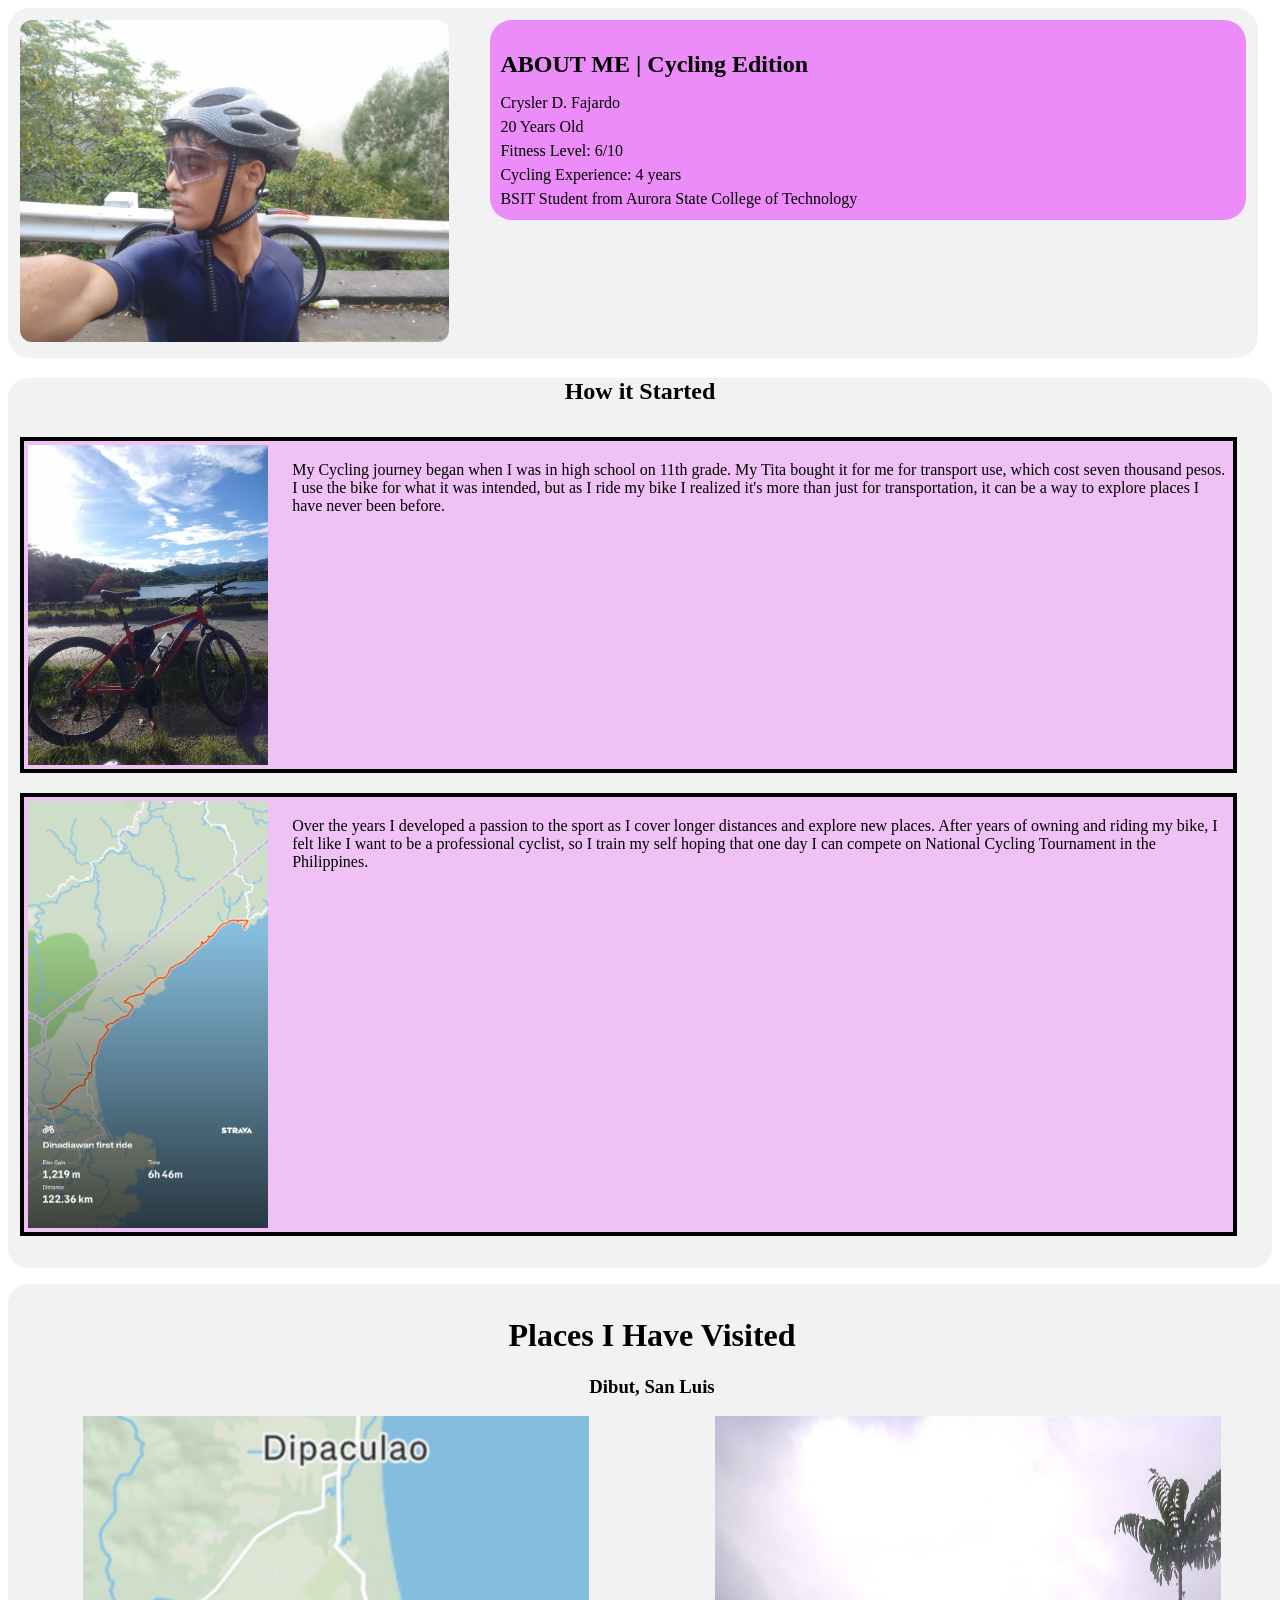
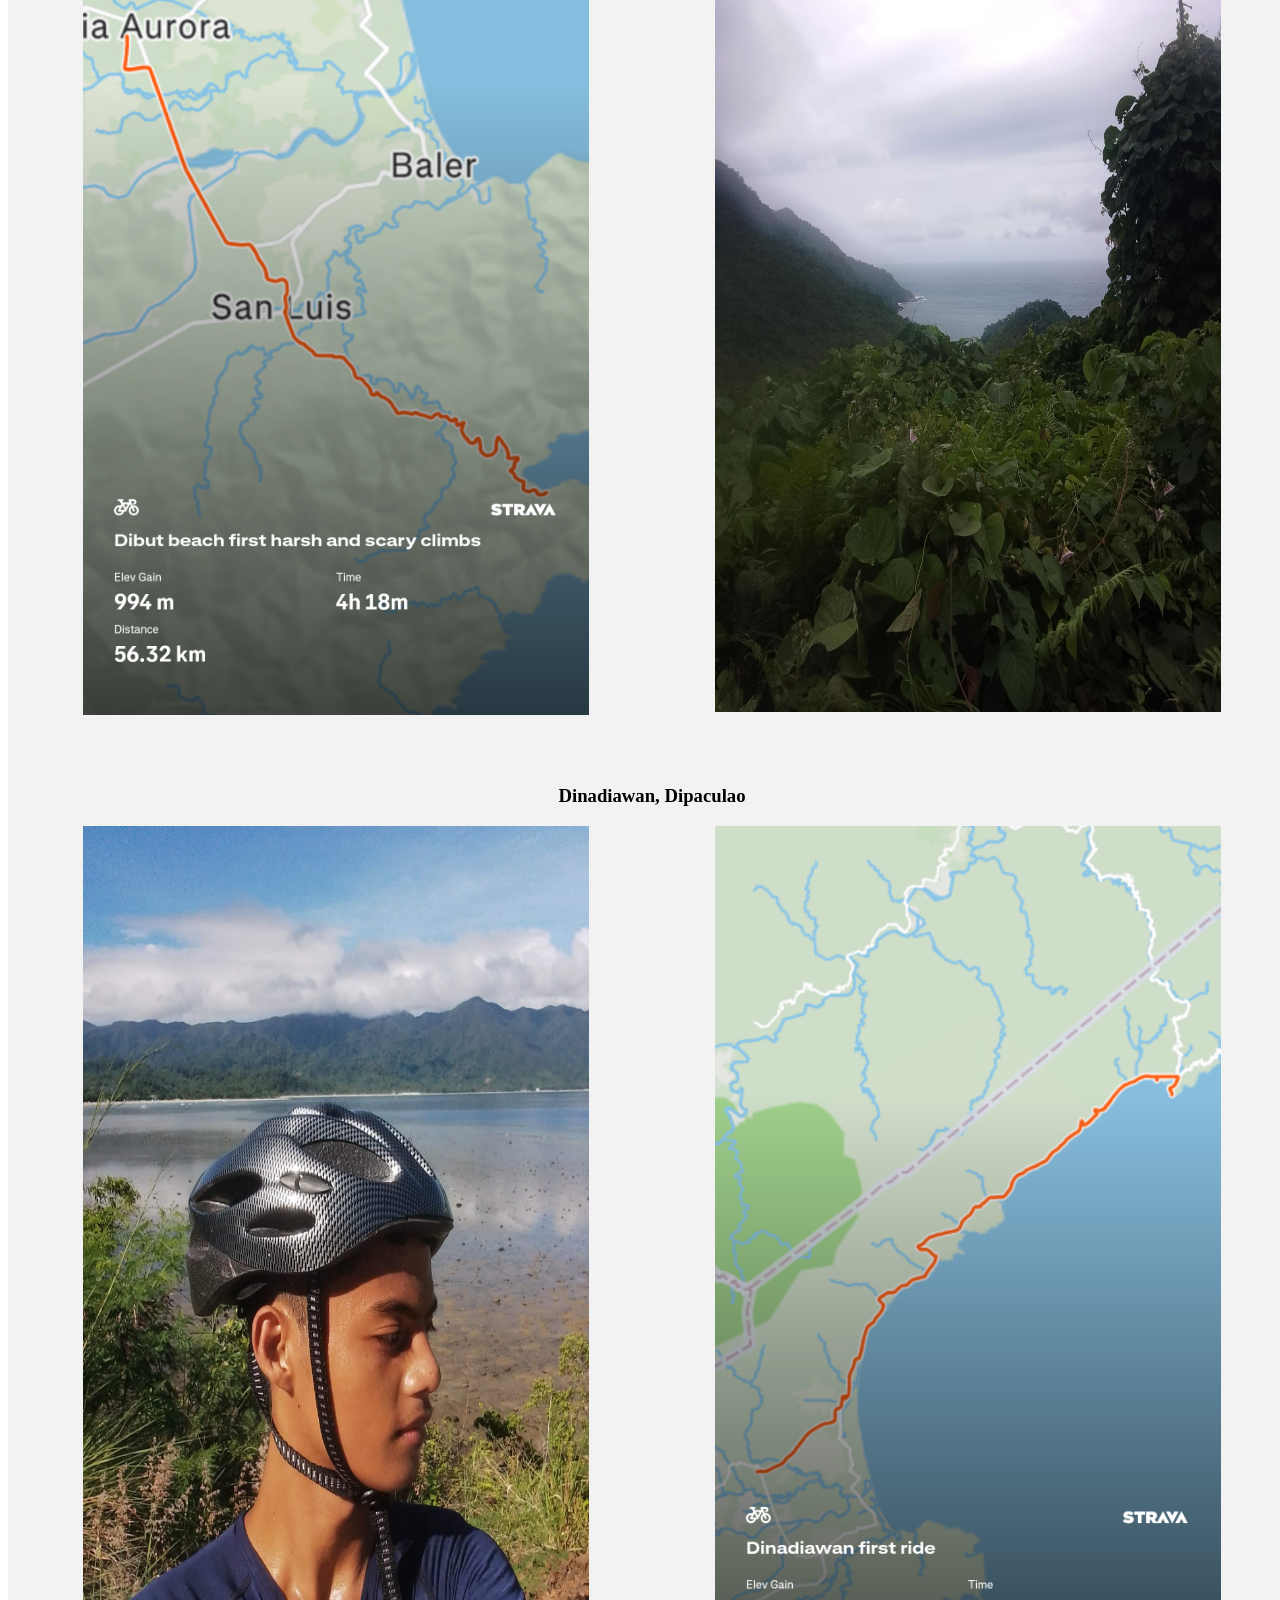
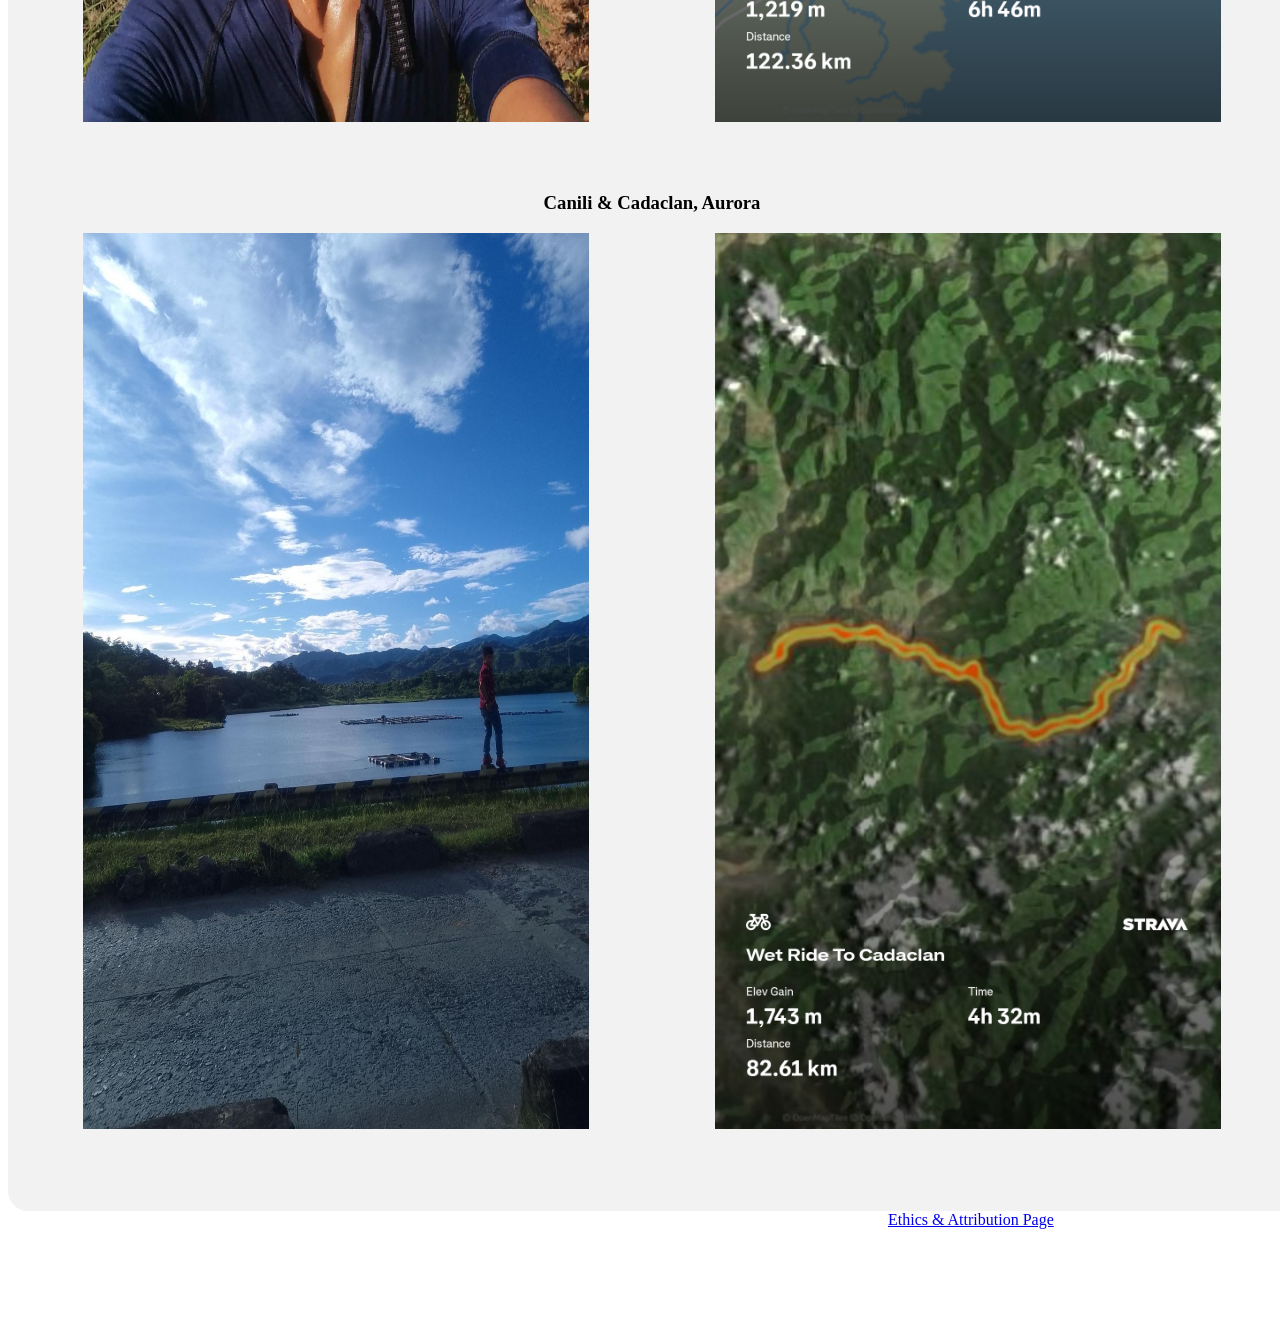
<file: index.html>
<!DOCTYPE html>
<html lang="en">
<head>
    <meta charset="UTF-8">
    <title>Page title</title>
    <link rel="stylesheet" href="Personal_Profile.css">
</head>
<body>
   
   <header class="about-sec">
       <img class="about-img" src="received_4482111708734869.jpeg" alt="Selfie">
       <div class="about-rightSection">
           <h2 id="about-heading">ABOUT ME | Cycling Edition</h2>
           <p id="about-details">Crysler D. Fajardo</p>
           <p id="about-details">20 Years Old</p>
           <p id="about-details">Fitness Level:   6/10</p>
           <p id="about-details">Cycling Experience:   4 years</p>
           <p id="about-details">BSIT Student from Aurora State College of Technology</p>
           
           
       </div>
   </header>
   
   <article>
      <h1 style="text-align: center;">How it Started</h1> 
      
<div class="article-container">
          
  <div class="row">
      <img src="bikePhoto.jpeg" alt="Photo of a red bike" class="image-box">     
      <p class="text-box">My Cycling journey began when I was in high school on 11th grade. My Tita bought it for me for transport use, which cost seven thousand pesos. I use the bike for what it was intended, but as I ride my bike I realized it's more than just for transportation, it can be a way to explore places I have never been before.</p>
       </div>
         
   <div class="row">
         <img class="image-box" src="StravaRecord.png" alt="Selfie of person wearing cycling gear">        
         <p class="text-box">Over the years I developed a passion to the sport as I cover longer distances and explore new places. After years of owning and riding my bike, I felt like I want to be a professional cyclist, so I train my self hoping that one day I can compete on National Cycling Tournament in the Philippines.</p>
         </div>
    </div>
    
   </article>
   
   <footer>
       <h1>Places I Have Visited</h1 style="margin-bottom: 16px;">
       <h3>Dibut, San Luis</h3>
       <div class="activitiesRow">
           <img src="DibutStrava.png" alt="">
           <img src="DibutPhoto.jpg" alt="" style="height: 70vw;">
       </div>
       
       <h3>Dinadiawan, Dipaculao</h3>
       <div class="activitiesRow">
           <img src="DinadiawanSelfie.jpeg" alt="" style="height: 70vw;">
           <img src="DinadiawanStrava.png" alt="" style="height: 70vw;">
       </div>
       
       <h3>Canili & Cadaclan, Aurora</h3>
       <div class="activitiesRow">
           <img src="CaniliPhoto.jpg" alt="">
           <img src="CadaclanStrava.png " alt="" style="height: 70vw;">
       </div>
   </footer>
   
   <a href="https://crysler123.github.io/Ethics-AttributePage/" class="link">Ethics & Attribution Page</a>
</body>
</html>
</file>
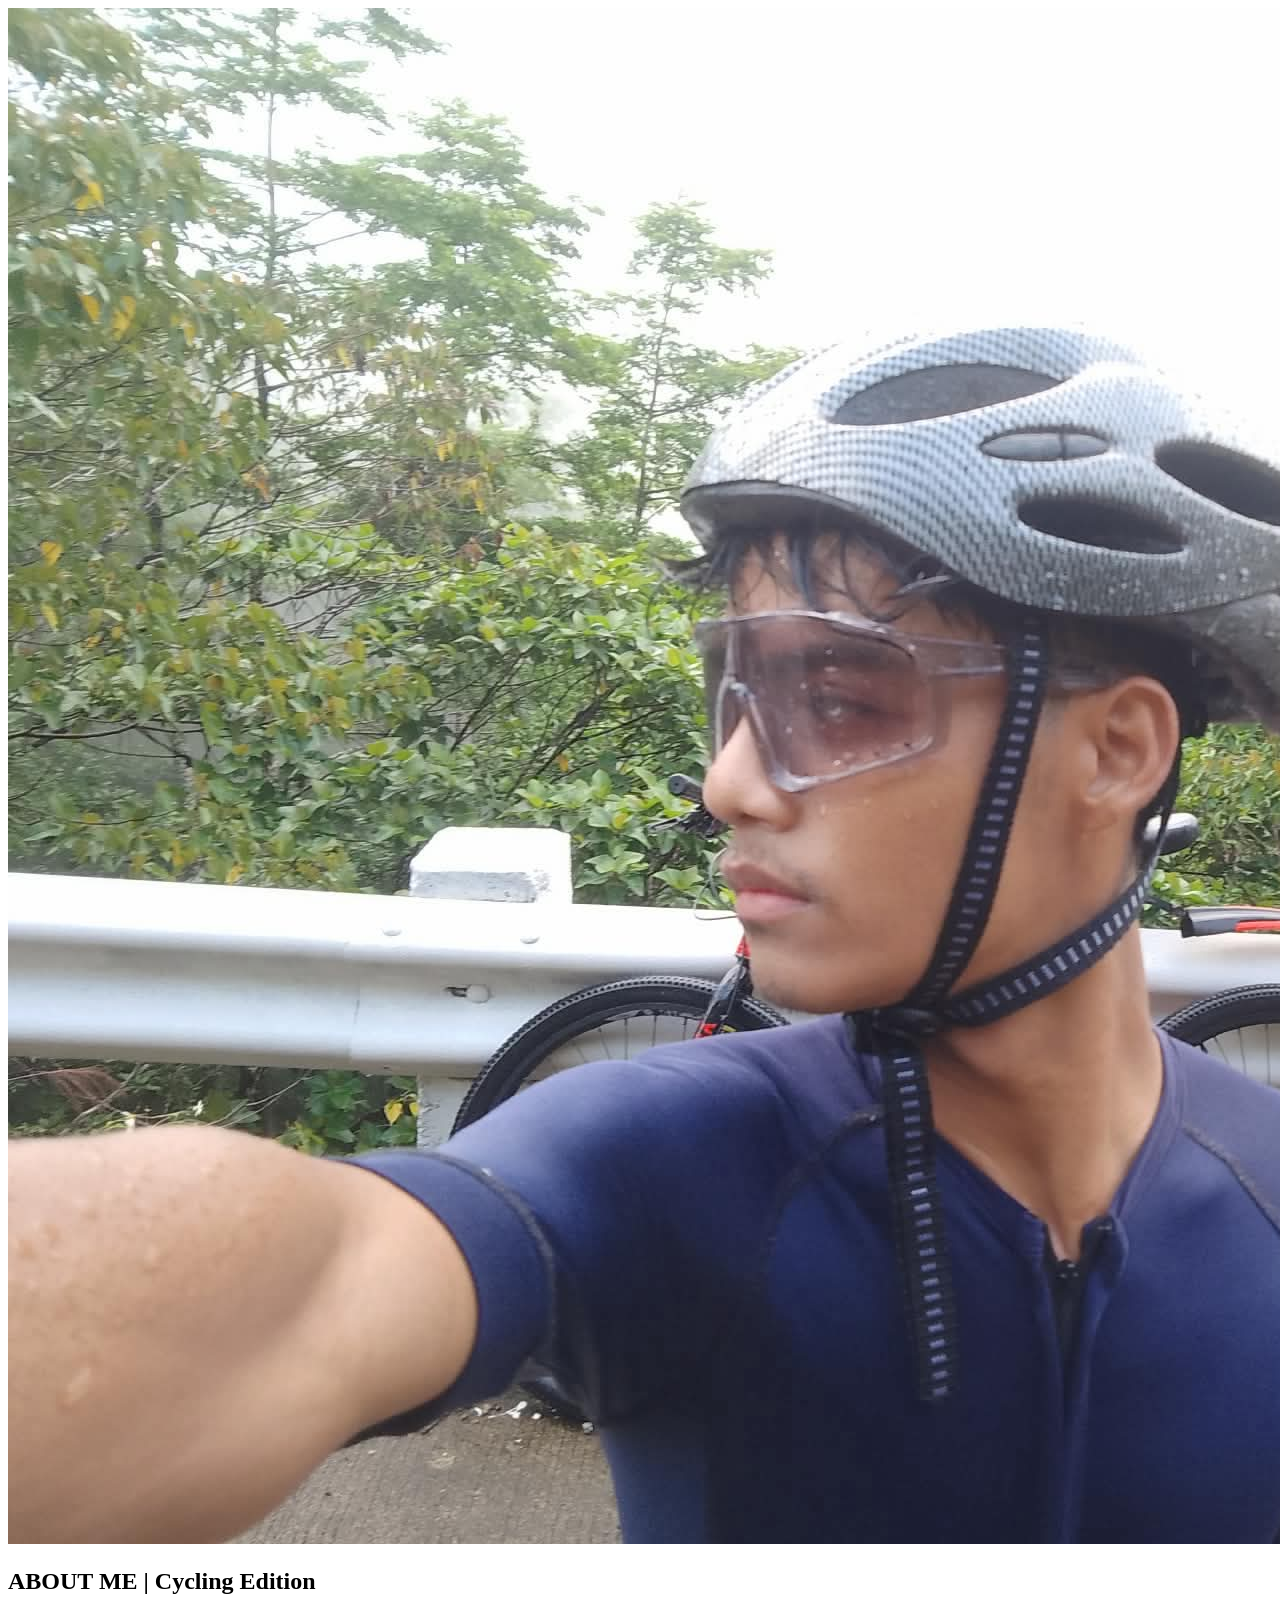
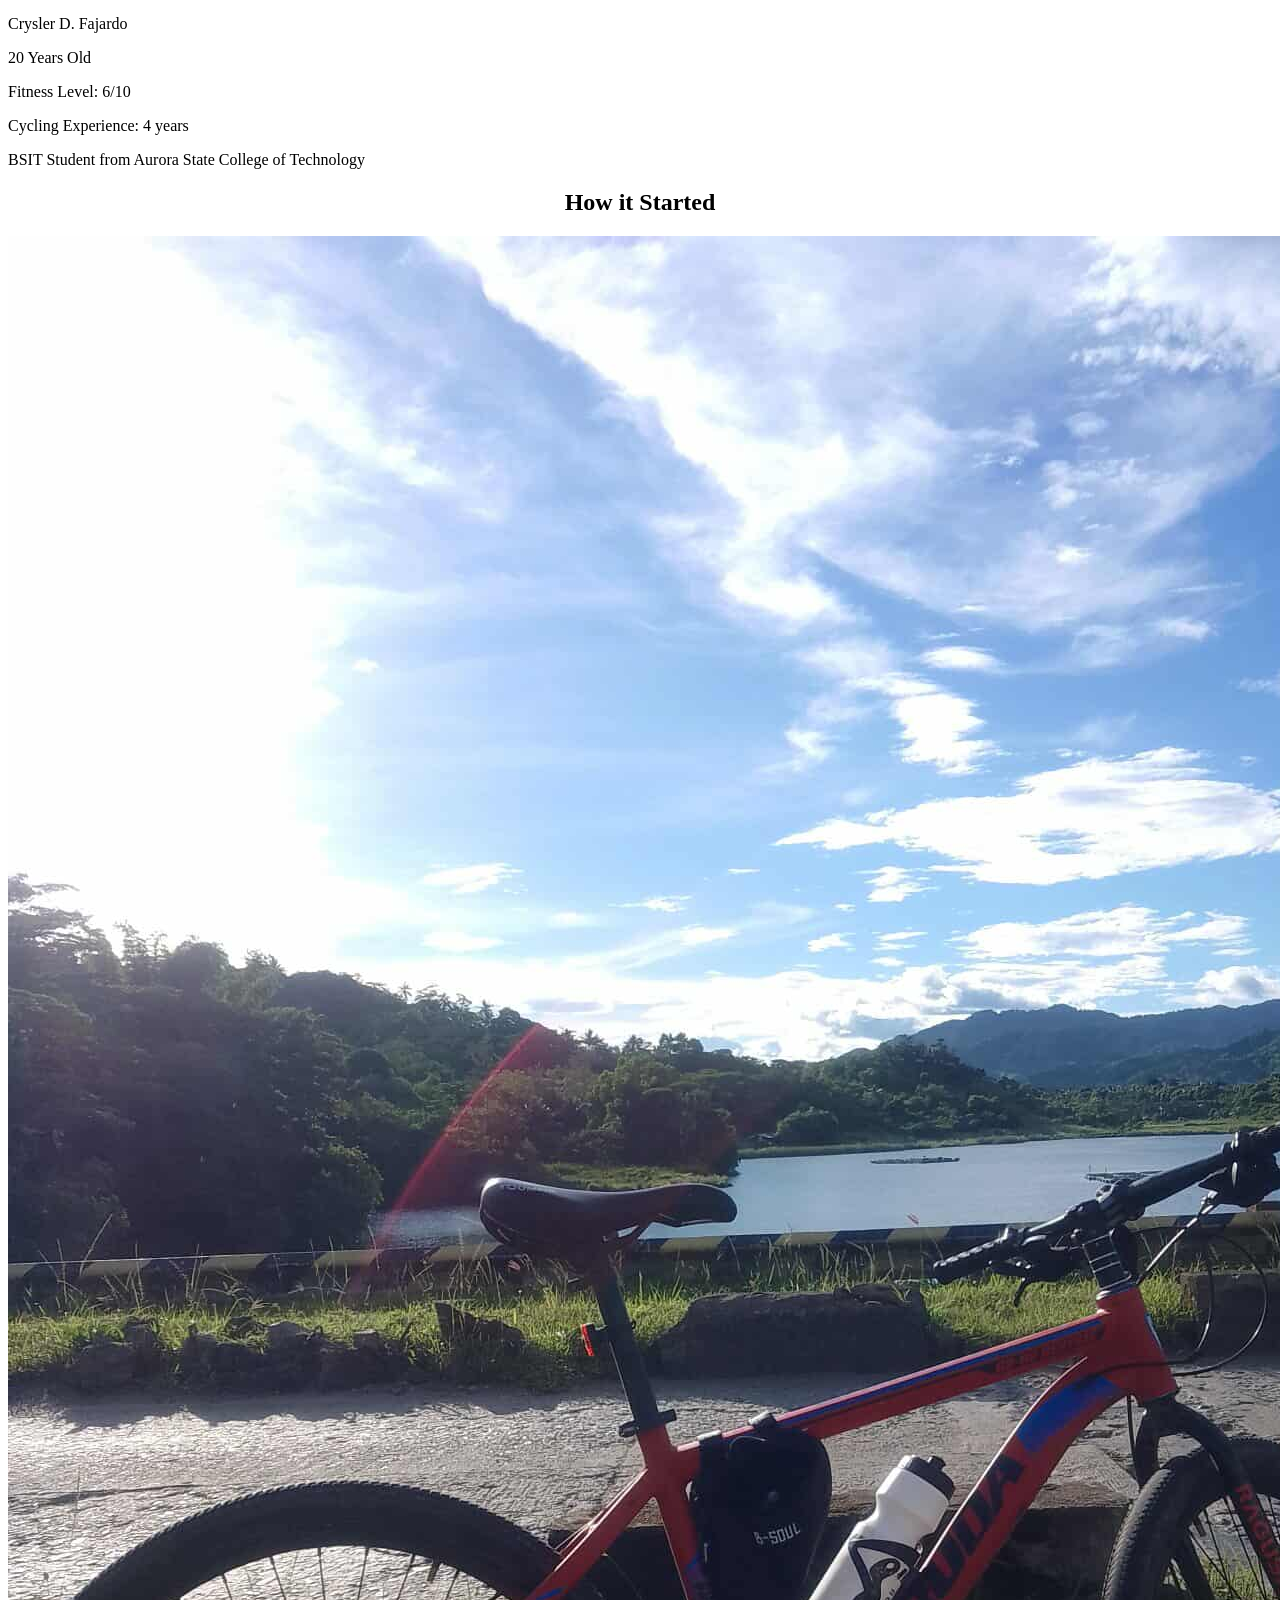
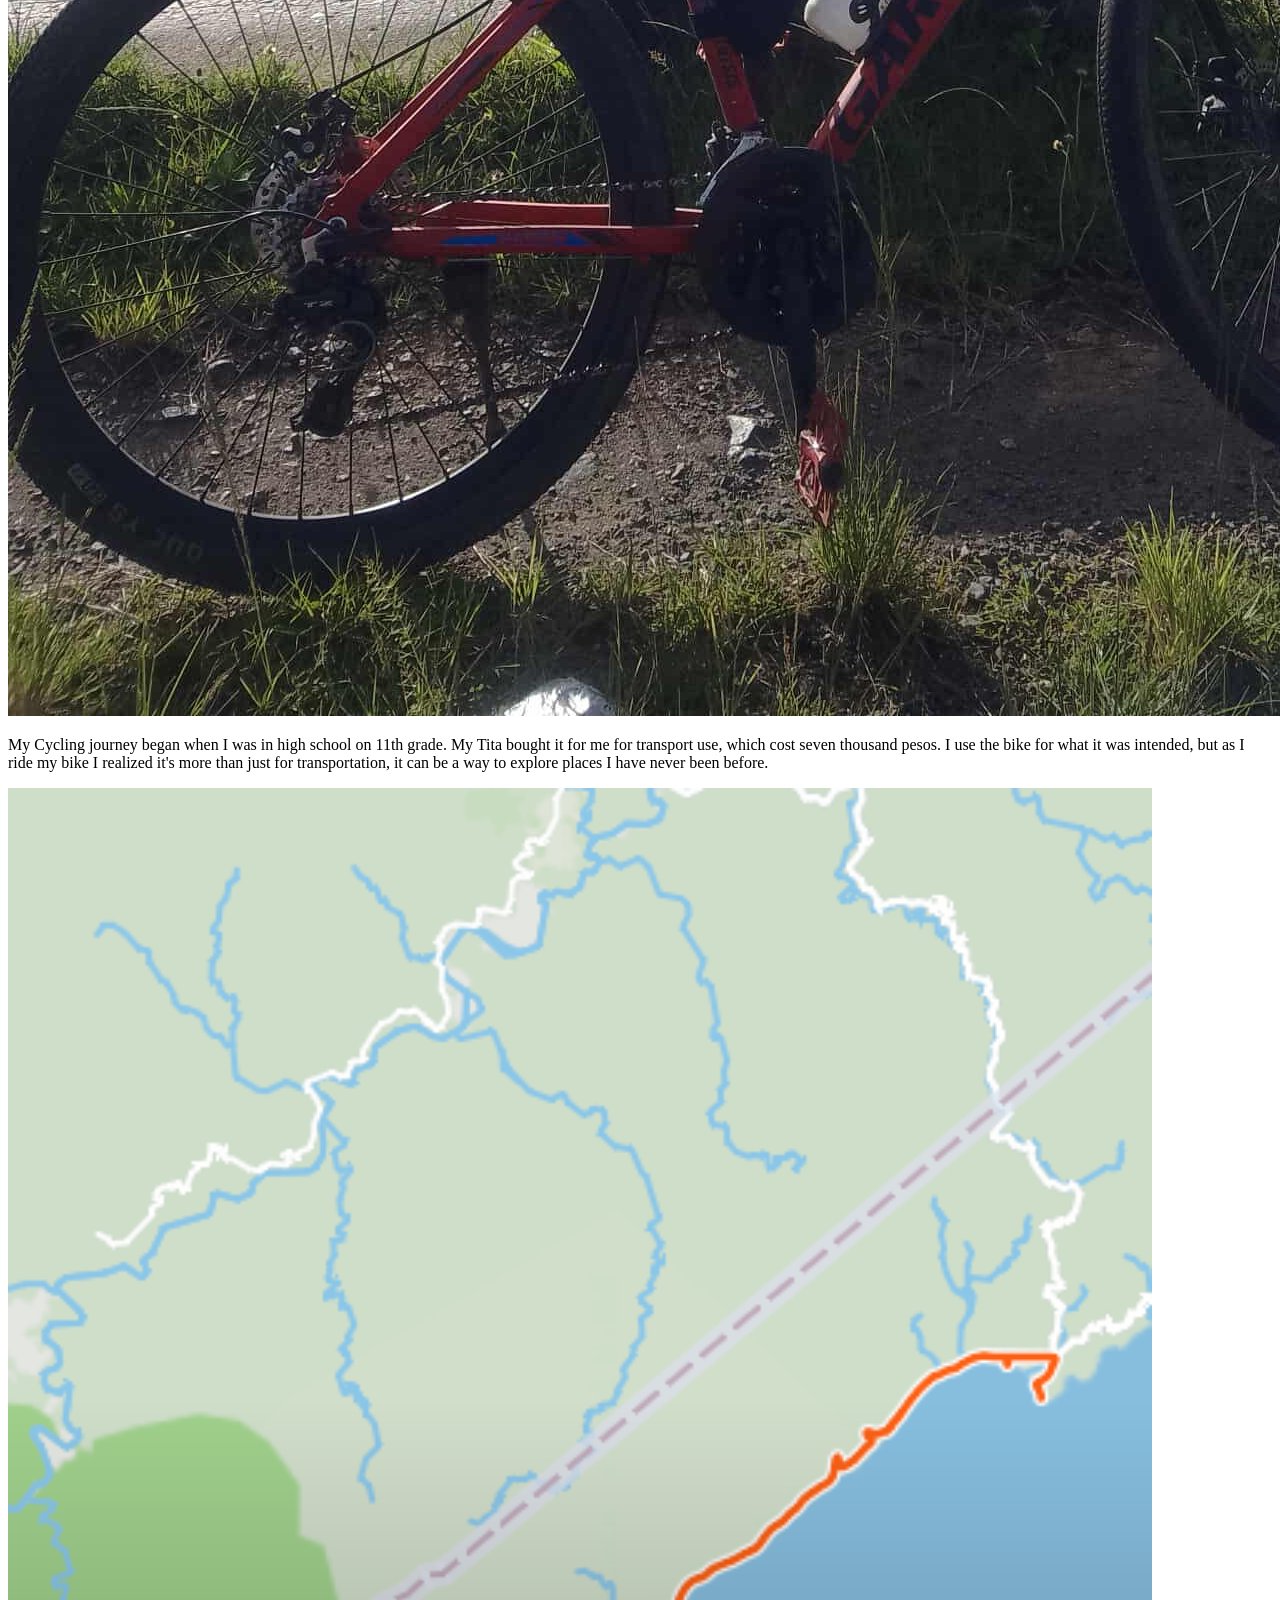
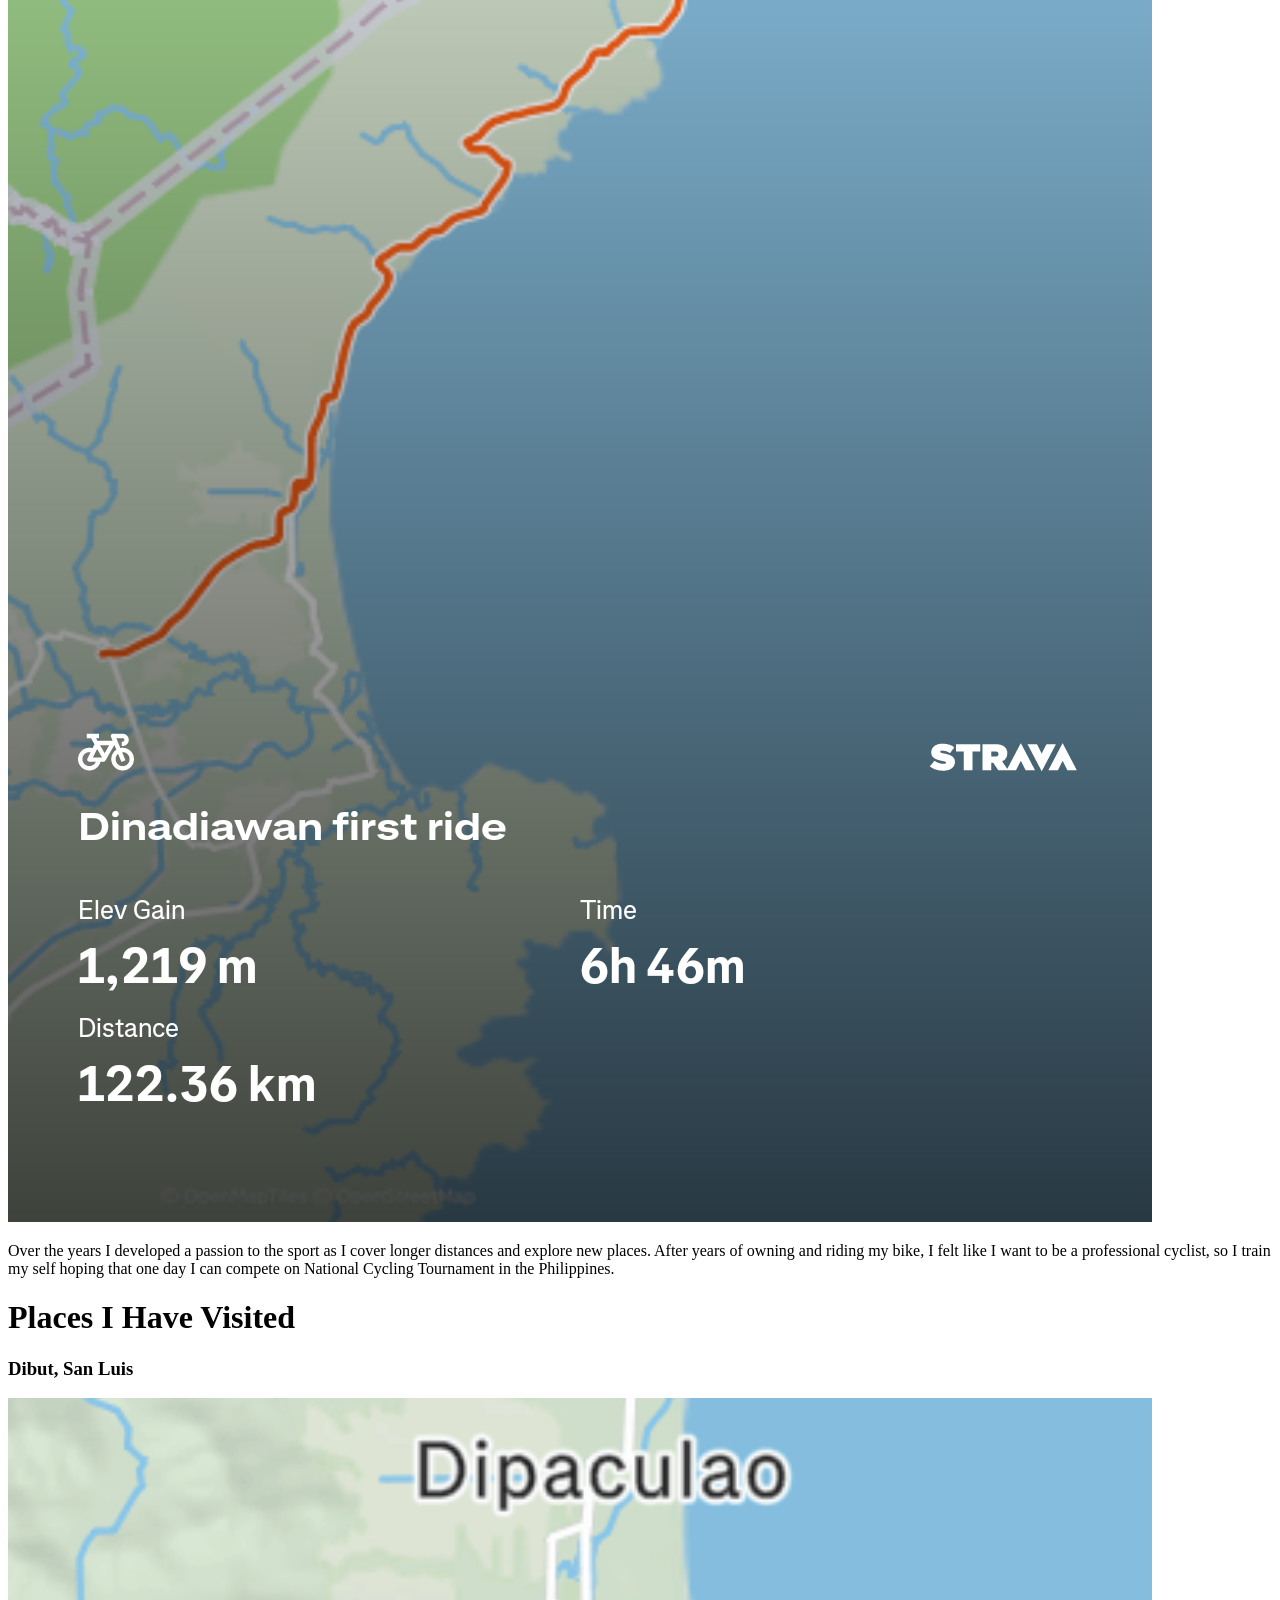
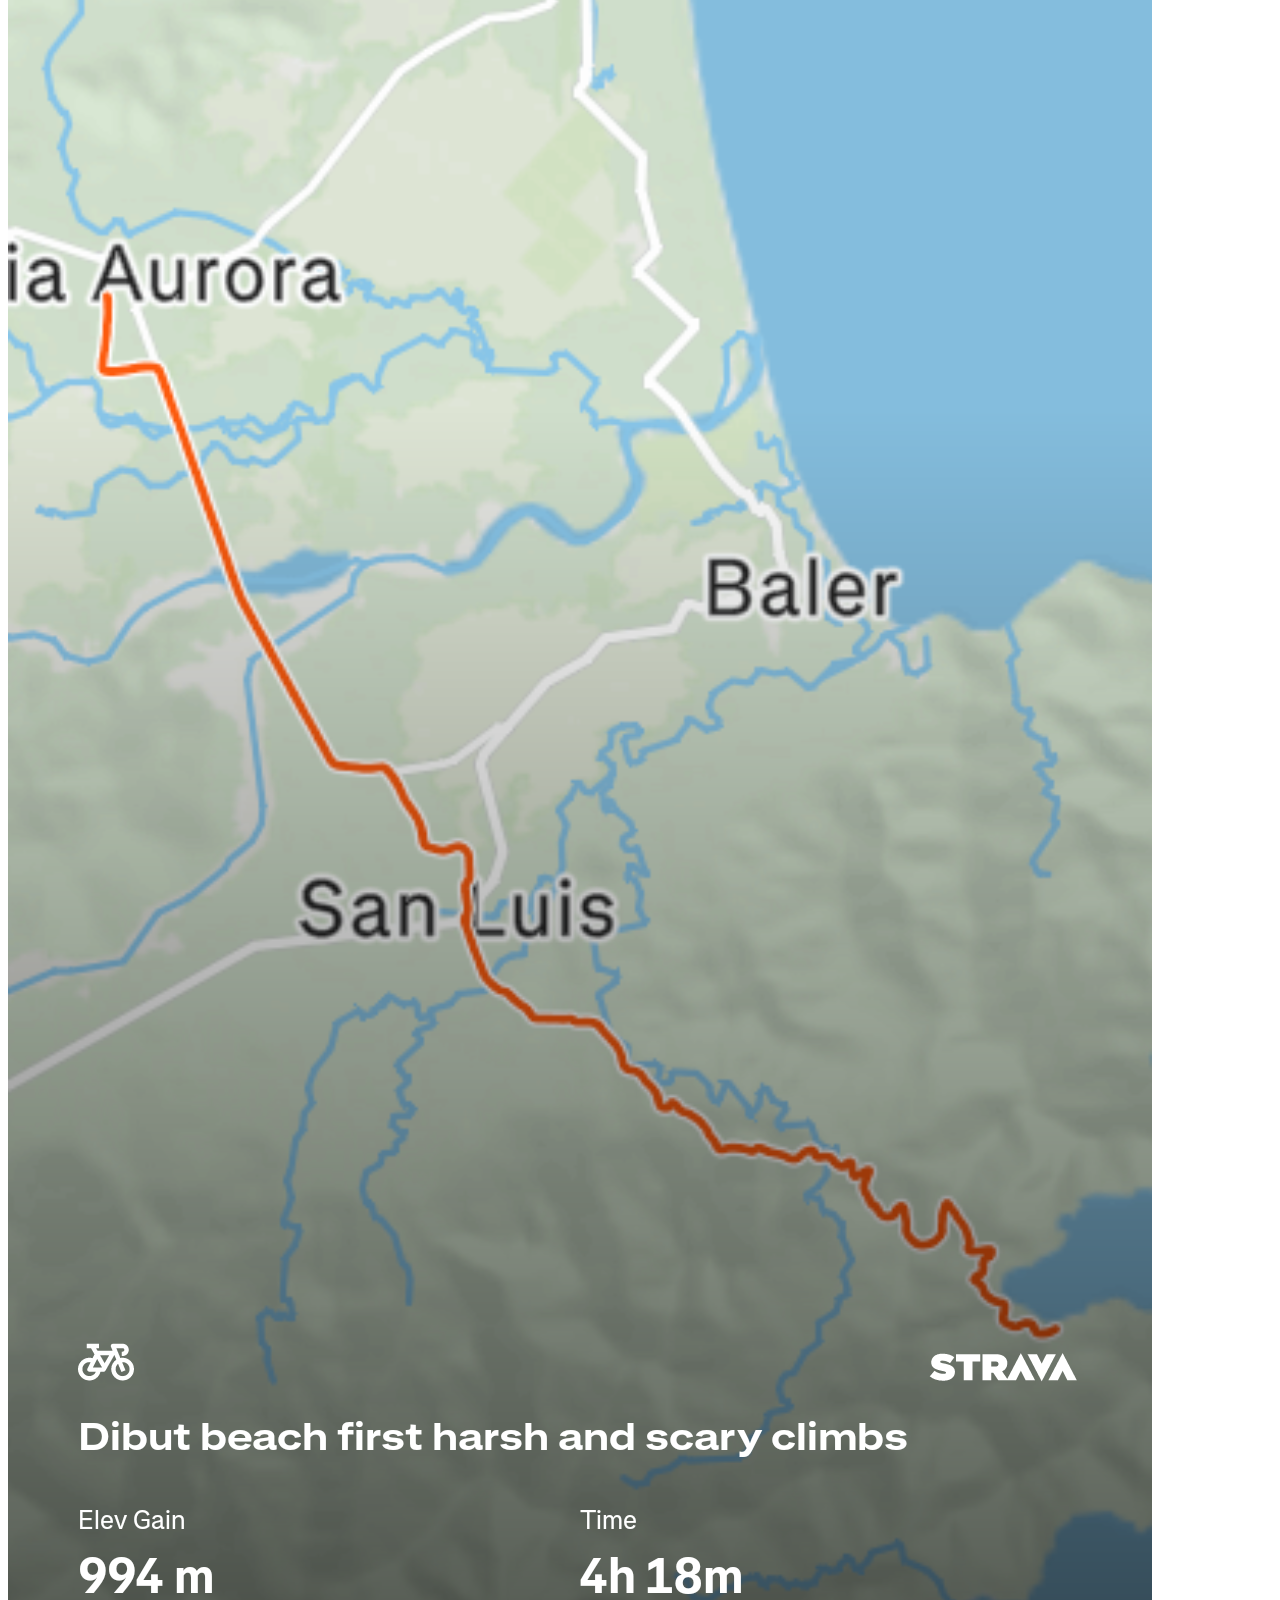
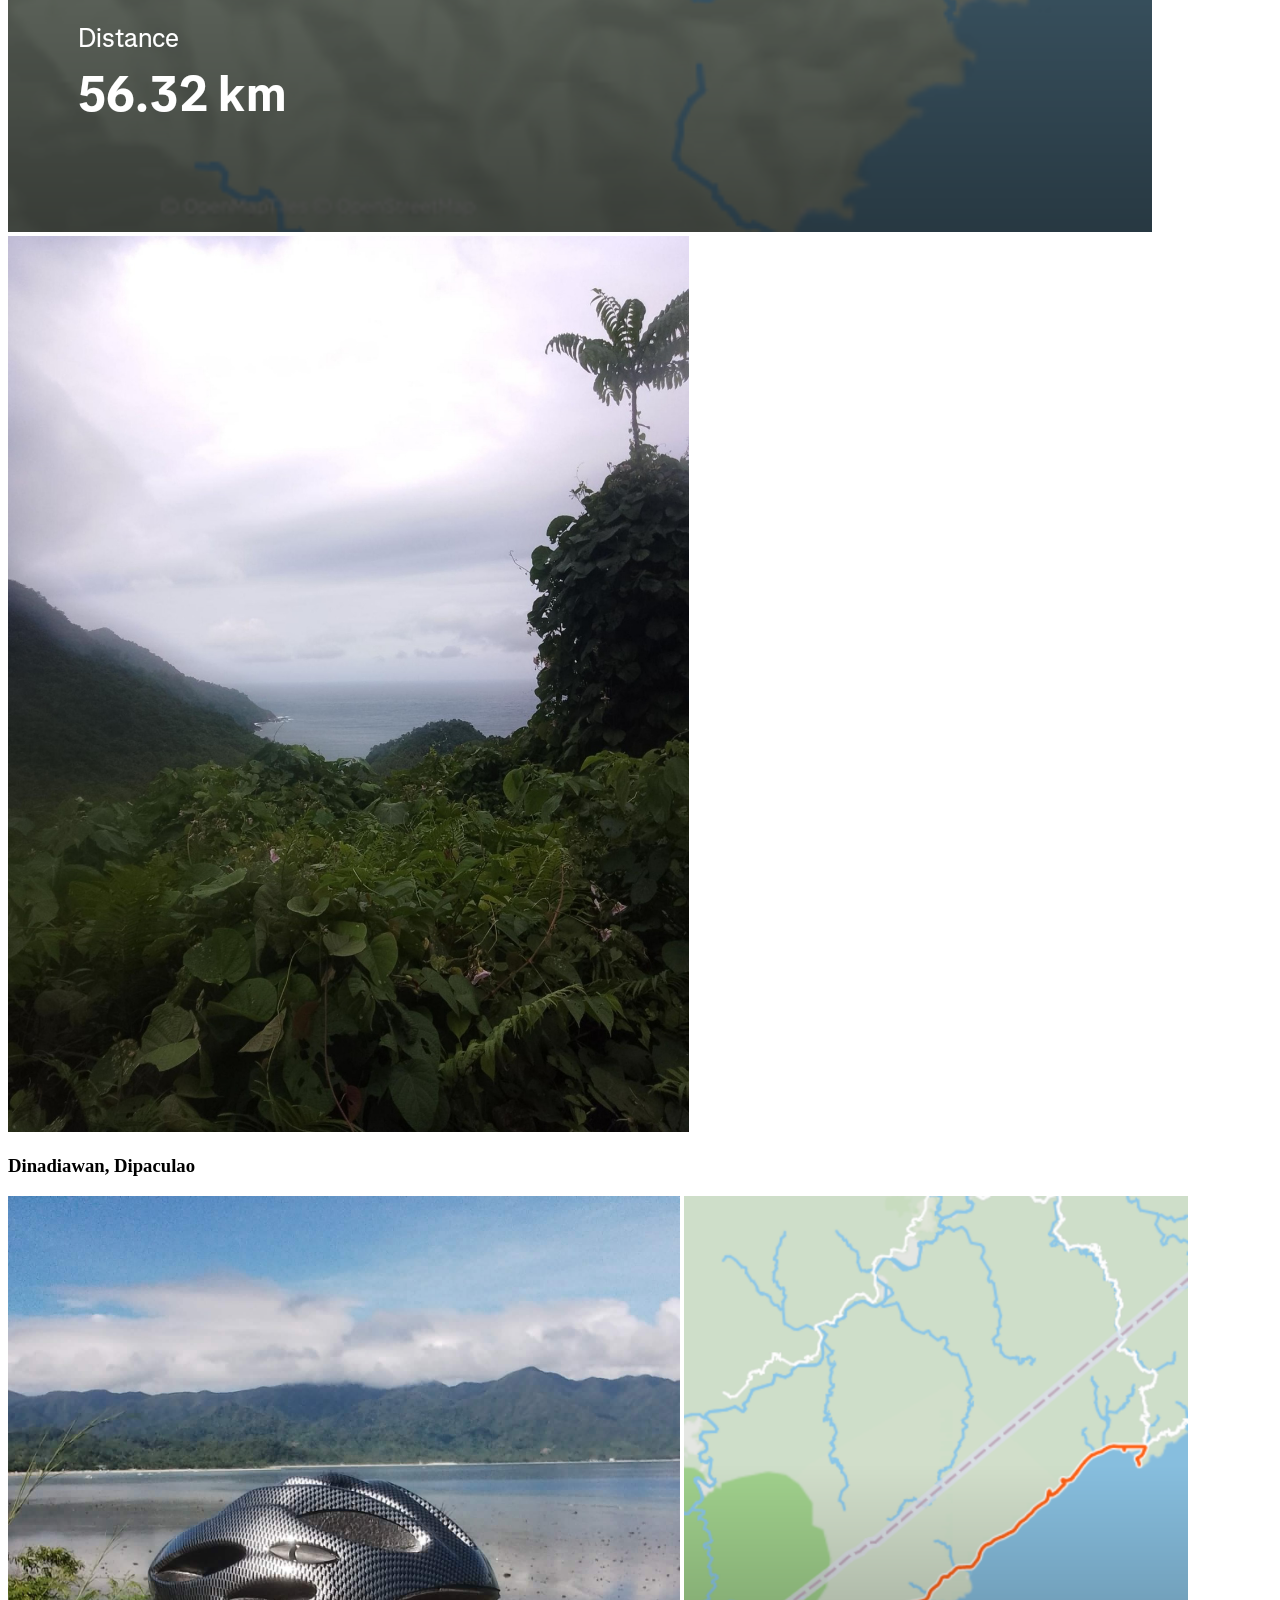
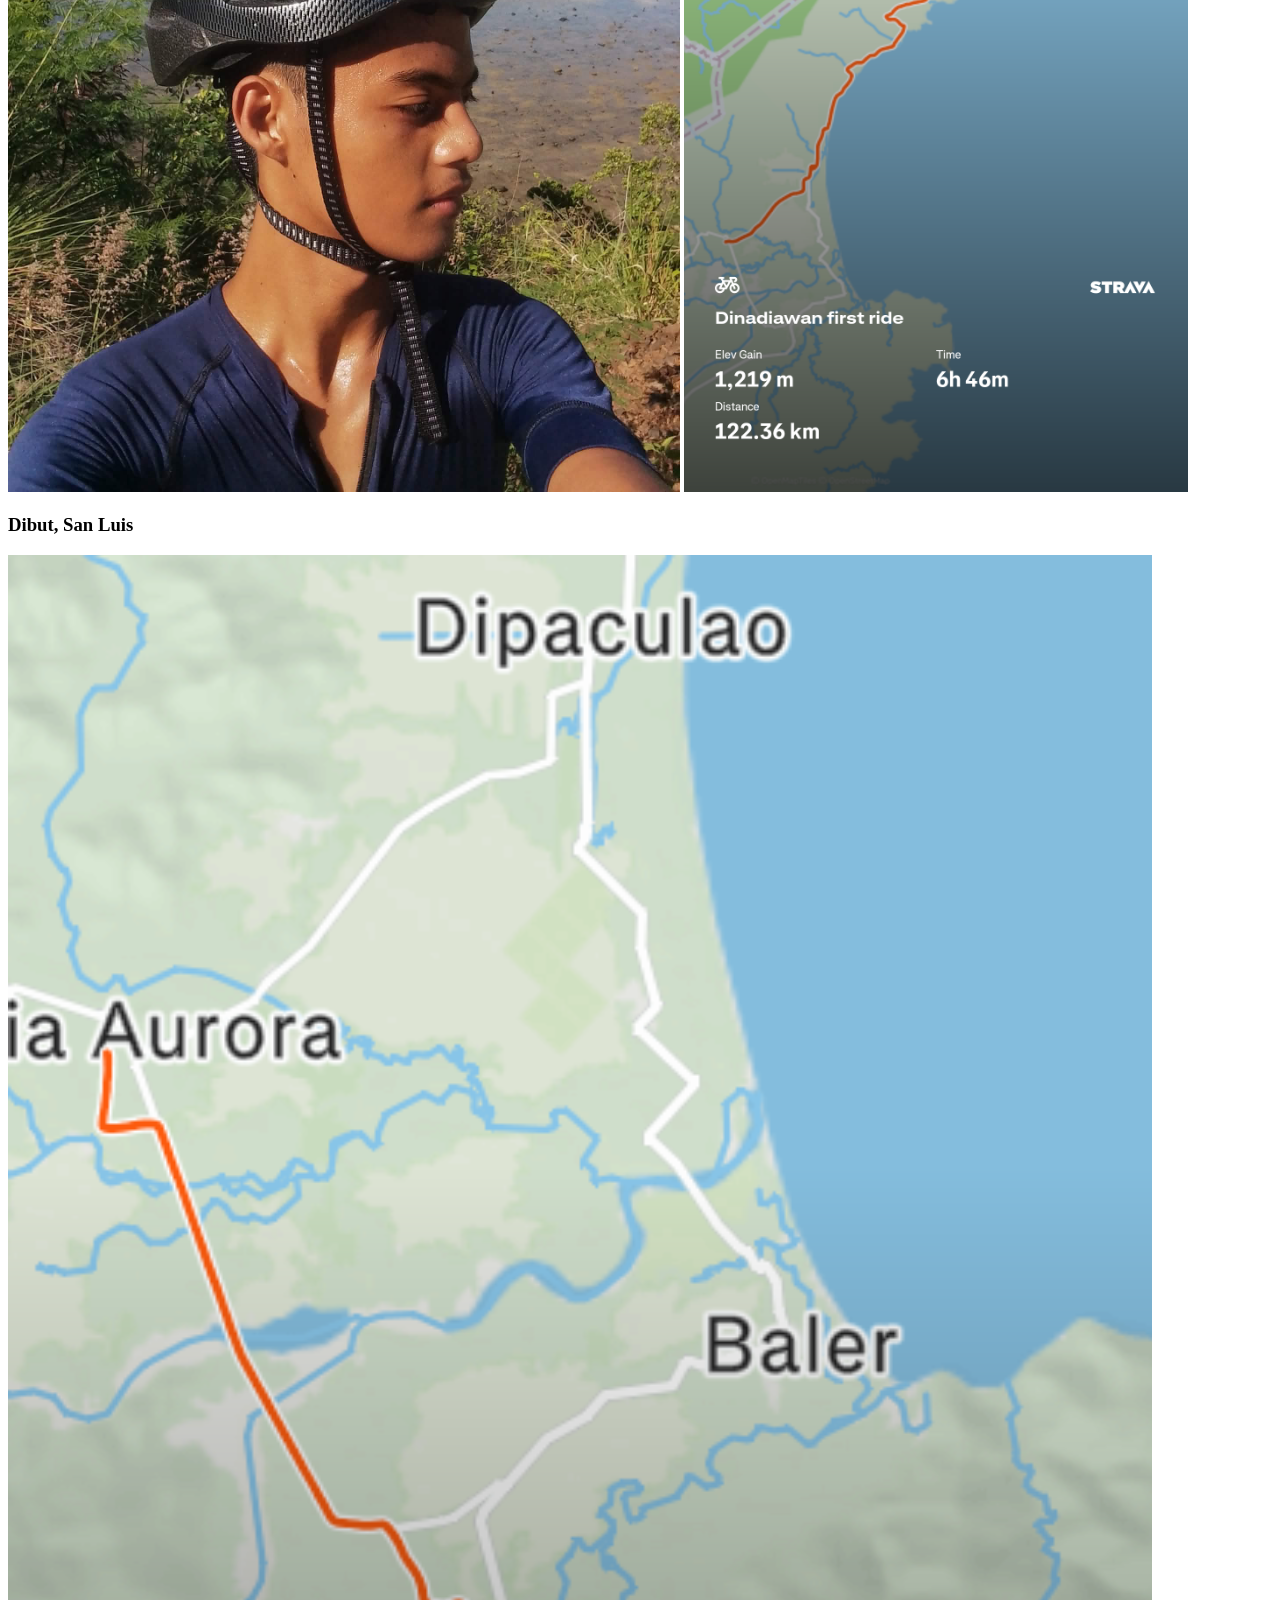
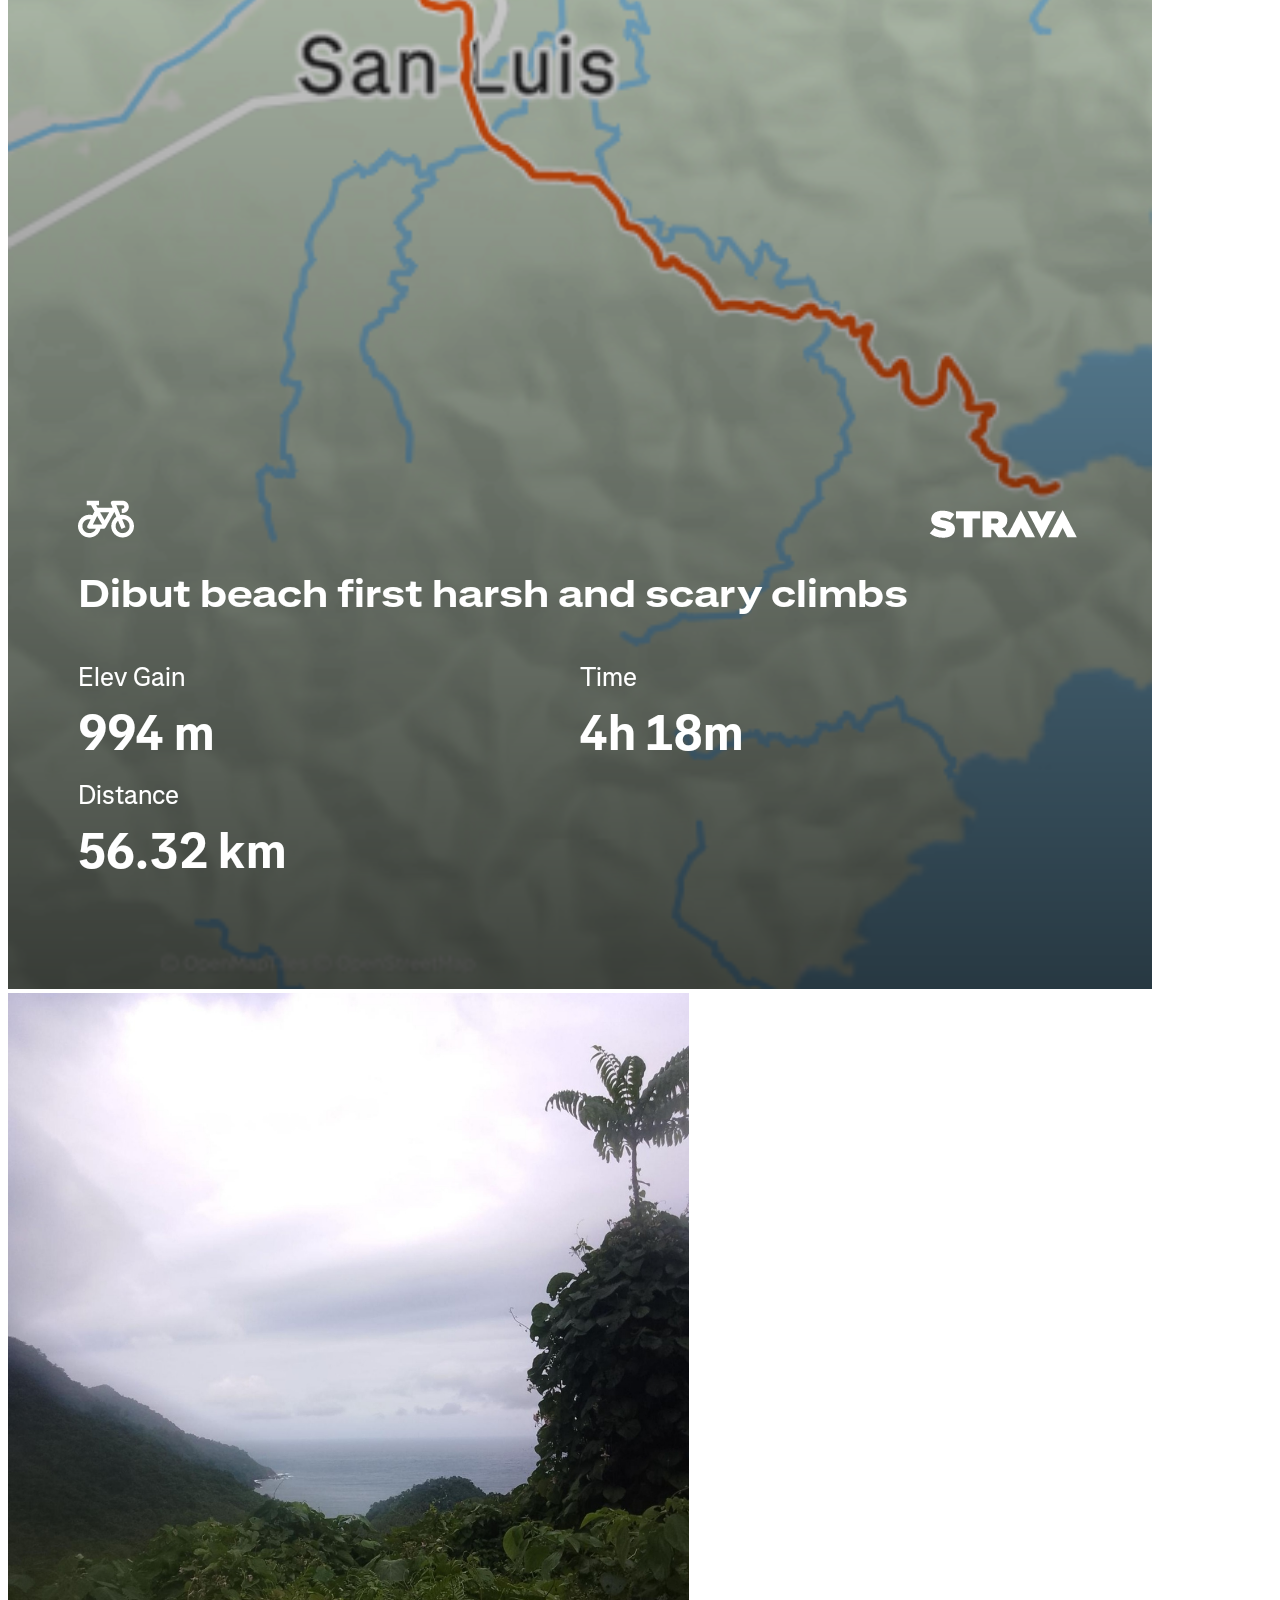
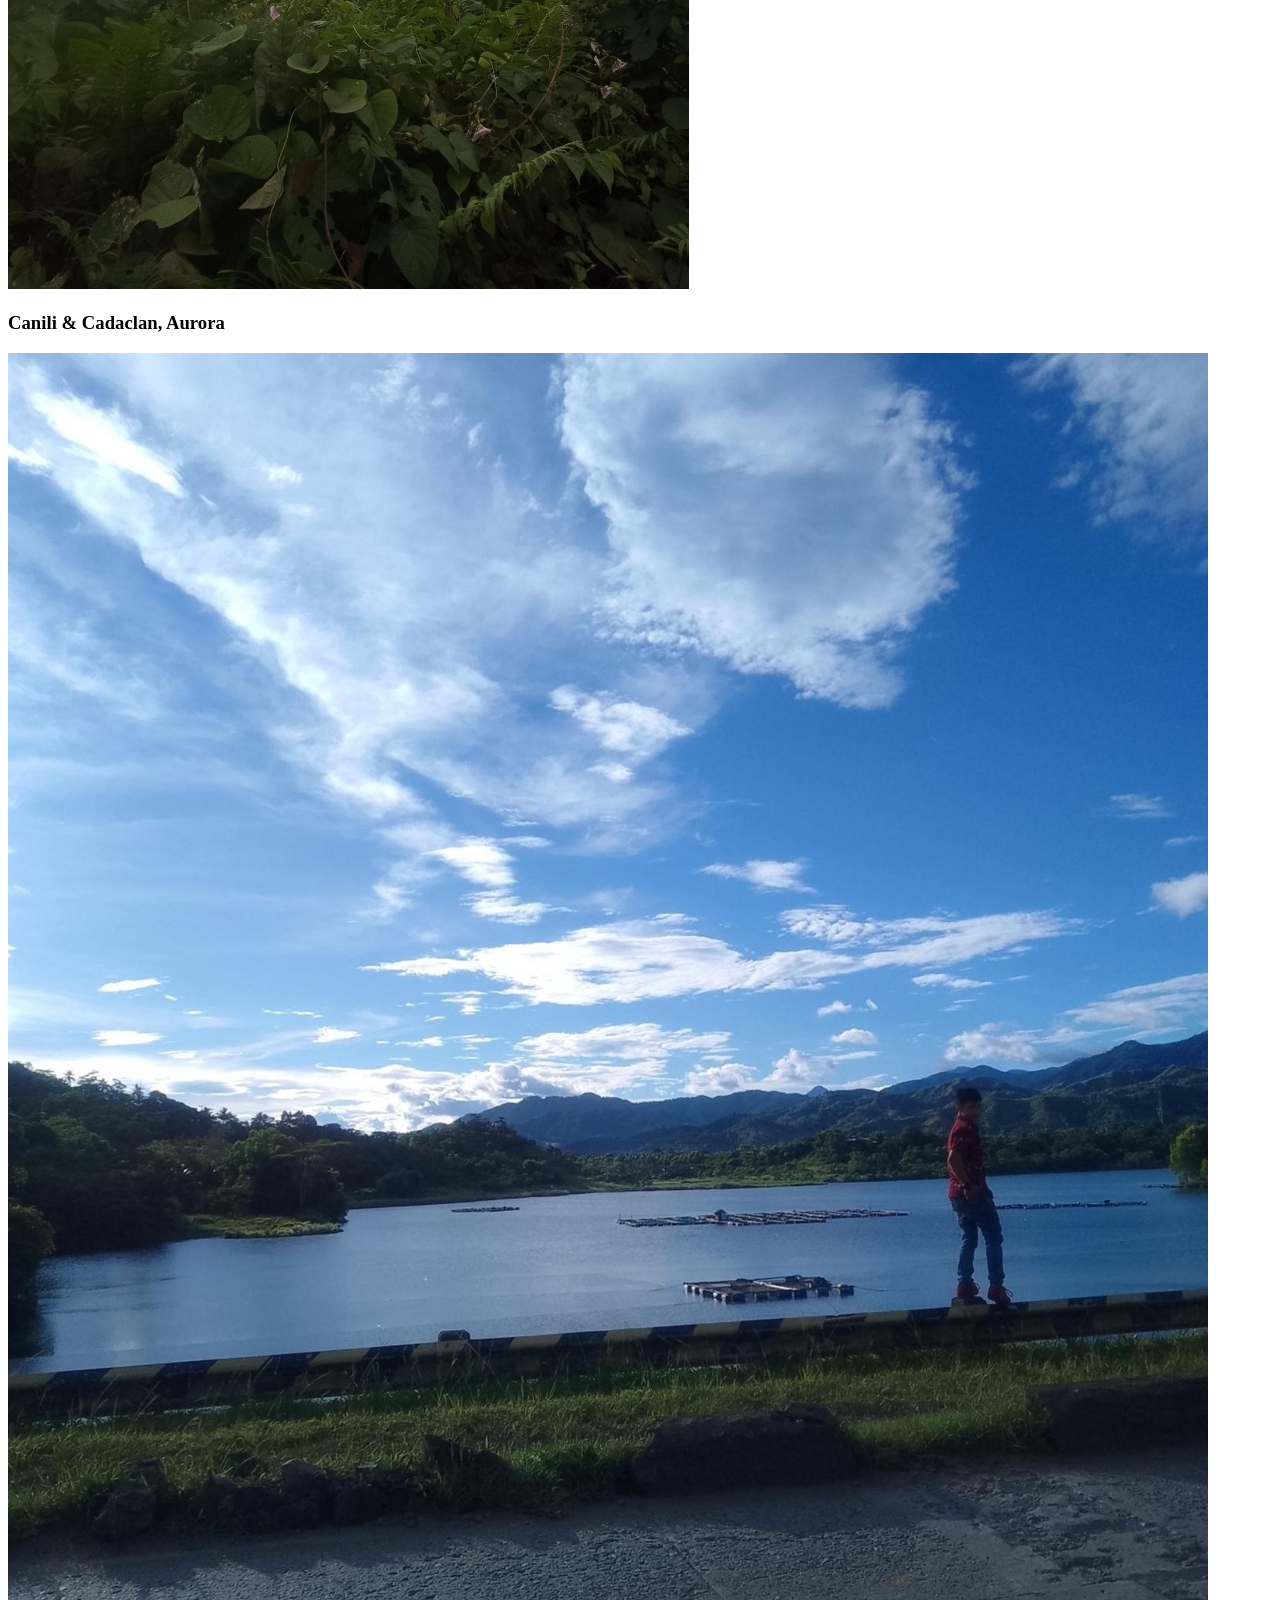
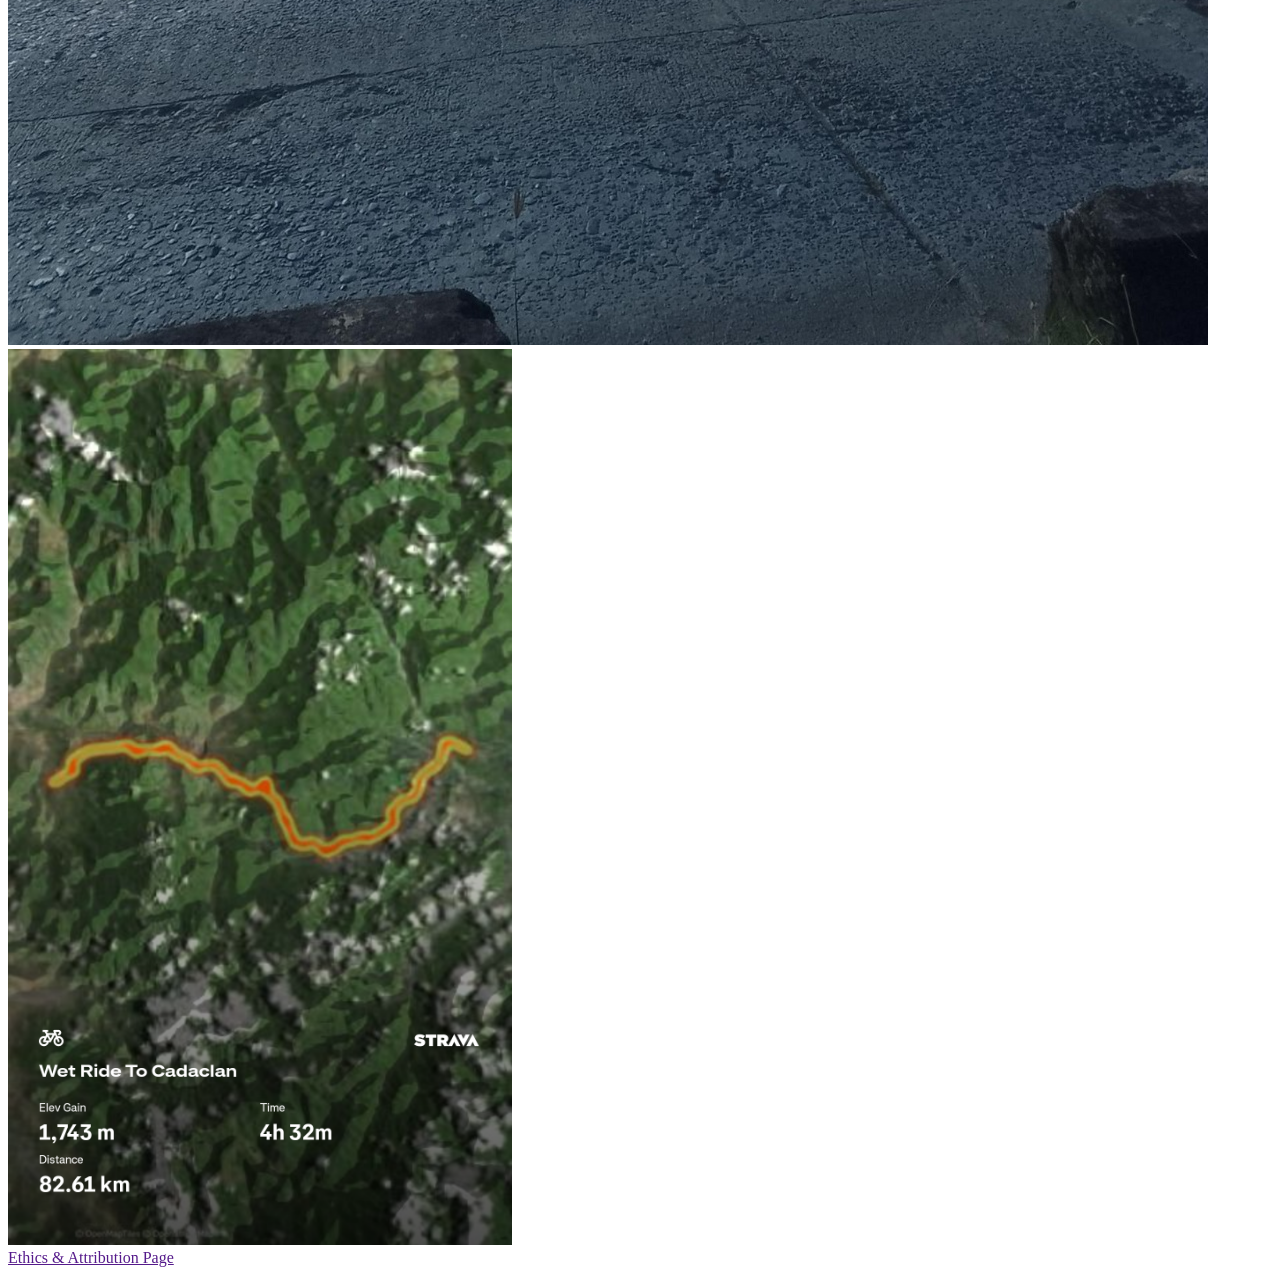
<file: Personal_Profile.html>
<!DOCTYPE html>
<html lang="en">
<head>
    <meta charset="UTF-8">
    <title>Page title</title>
    <link rel="stylesheet" href="file:///storage/emulated/0/Android/data/com.teejay.trebedit/files/TrebEdit user files/Personal_Profile.css"
</head>
<body>
   
   <header class="about-sec">
       <img class="about-img" src="received_4482111708734869.jpeg" alt="Selfie">
       <div class="about-rightSection">
           <h2 id="about-heading">ABOUT ME | Cycling Edition</h2>
           <p id="about-details">Crysler D. Fajardo</p>
           <p id="about-details">20 Years Old</p>
           <p id="about-details">Fitness Level:   6/10</p>
           <p id="about-details">Cycling Experience:   4 years</p>
           <p id="about-details">BSIT Student from Aurora State College of Technology</p>
           
           
       </div>
   </header>
   
   <article>
      <h1 style="text-align: center;">How it Started</h1> 
      
<div class="article-container">
          
  <div class="row">
      <img src="bikePhoto.jpeg" alt="Photo of a red bike" class="image-box">     
      <p class="text-box">My Cycling journey began when I was in high school on 11th grade. My Tita bought it for me for transport use, which cost seven thousand pesos. I use the bike for what it was intended, but as I ride my bike I realized it's more than just for transportation, it can be a way to explore places I have never been before.</p>
       </div>
         
   <div class="row">
         <img class="image-box" src="StravaRecord.png" alt="Selfie of person wearing cycling gear">        
         <p class="text-box">Over the years I developed a passion to the sport as I cover longer distances and explore new places. After years of owning and riding my bike, I felt like I want to be a professional cyclist, so I train my self hoping that one day I can compete on National Cycling Tournament in the Philippines.</p>
         </div>
    </div>
    
   </article>
   
   <footer>
       <h1>Places I Have Visited</h1 style="margin-bottom: 16px;">
       <h3>Dibut, San Luis</h3>
       <div class="activitiesRow">
           <img src="DibutStrava.png" alt="">
           <img src="DibutPhoto.jpg" alt="" style="height: 70vw;">
       </div>
       
       <h3>Dinadiawan, Dipaculao</h3>
       <div class="activitiesRow">
           <img src="DinadiawanSelfie.jpeg" alt="" style="height: 70vw;">
           <img src="DinadiawanStrava.png" alt="" style="height: 70vw;">
       </div>
       
       <h3>Dibut, San Luis</h3>
       <div class="activitiesRow">
           <img src="DibutStrava.png" alt="">
           <img src="DibutPhoto.jpg" alt="" style="height: 70vw;">
       </div>
       
       <h3>Canili & Cadaclan, Aurora</h3>
       <div class="activitiesRow">
           <img src="CaniliPhoto.jpg" alt="">
           <img src="CadaclanStrava.png " alt="" style="height: 70vw;">
       </div>
   </footer>
   
   <a href="" class="link">Ethics & Attribution Page</a>
</body>
</html>
</file>
<file: Personal_Profile.css>
nav{
    width: 100%;
    height: 45px;
    background-color: #E0E0E0 ;
    border-radius: 12px;
    margin-bottom: 6px;
}

/* Nav link */
a{
    float: right;
}

.about-sec{
    display: flow-root;
    background-color: #f2f2f2;
    width: 97%;
    height: auto;
    border-radius: 22px;
    padding: 12px;
}
 
.about-rightSection{
    float: right;
    background-color: #e300ff6c ;
    width: 60%;
    height: 180px;
    padding: 10px;
    border-radius: 22px;
} 

header #about-heading{
    line-height: 1.2;
}

#about-details{
    font-size: 16px;
    line-height: 0.5;
}

.about-img{
    width: 35%;
    height: auto;
    border-radius: 12px;
}


/* Middle Section */
article{
    background-color: #f2f2f2;
    border-radius: 20px;
    width: 100%;
    height: 40%;
}

.article-container{
    padding: 12px;
    width: 95%;
    aspect-ratio: 16/9;
}

.row{
  display: flex;
  Justify-content: space-between;
  gap: 24px;
  margin-bottom: 20px;
  width: 100%;
  height: auto;
  background-color: #e300ff34 ;
  border: 4px solid black;
  text-align: left;
  padding: 4px;
}

.image-box{
    width: 20%;
    height: auto;
}

.text-box{
    font-size: 1rem;
}

footer{
    background-color: #f2f2f2;
    width: 100%;
    height: auto;
    border-radius: 20px;
    padding: 12px;
    text-align: center;
    margin-top: 16px;
}

.activitiesRow{
    display: flex;
    Justify-content: space-around; 
    margin-bottom: 70px;
}


.activitiesRow img{
    width: 40%;
    height: auto;
}



.link{
 width: 30vw;
 height: 10vw;
 background-color: light purple;
    font-decoration: none;
    font-color: white;
    float: center;
}

/* for resizing Paragraph, for desktops*/
@media (min-width: 1024px) and (max-width: 2080px){
    .text-box{
        font-size 2rem;
    }
}
</file>
